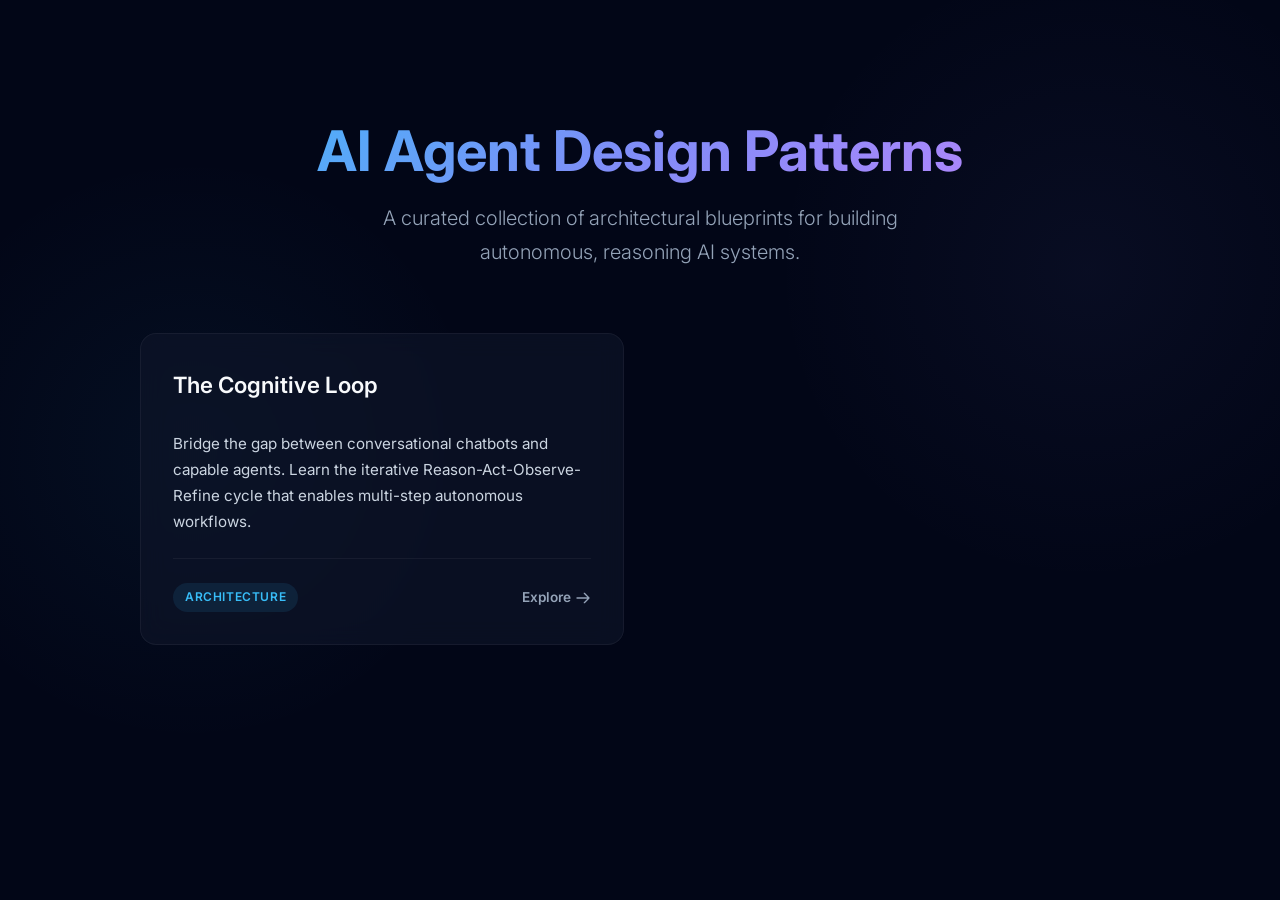
<file: index.html>
<!DOCTYPE html>
<html lang="en">
<head>
    <meta charset="UTF-8">
    <meta name="viewport" content="width=device-width, initial-scale=1.0">
    <title>AI Agent Design Patterns</title>
    <link rel="preconnect" href="https://fonts.googleapis.com">
    <link rel="preconnect" href="https://fonts.gstatic.com" crossorigin>
    <link href="https://fonts.googleapis.com/css2?family=Inter:wght@300;400;600;700&display=swap" rel="stylesheet">
    <style>
        :root {
            --bg-color: #020617; /* Very dark slate */
            --text-color: #cbd5e1;
            --heading-color: #f8fafc;
            --accent-color: #38bdf8; /* Light blue */
            --accent-glow: rgba(56, 189, 248, 0.2);
            --card-bg: rgba(15, 23, 42, 0.6);
            --border-color: rgba(255, 255, 255, 0.05);
        }

        body {
            font-family: 'Inter', sans-serif;
            background-color: var(--bg-color);
            background-image: 
                radial-gradient(circle at 15% 50%, rgba(56, 189, 248, 0.05), transparent 25%),
                radial-gradient(circle at 85% 30%, rgba(129, 140, 248, 0.05), transparent 25%);
            color: var(--text-color);
            line-height: 1.7;
            margin: 0;
            padding: 0;
            display: flex;
            justify-content: center;
            min-height: 100vh;
        }

        .container {
            max-width: 1000px;
            width: 100%;
            padding: 5rem 2rem;
        }

        header {
            text-align: center;
            margin-bottom: 4rem;
        }

        h1 {
            color: var(--heading-color);
            font-size: 3.5rem;
            margin-bottom: 1rem;
            line-height: 1.2;
            background: linear-gradient(135deg, #38bdf8, #818cf8, #c084fc);
            -webkit-background-clip: text;
            -webkit-text-fill-color: transparent;
            font-weight: 700;
        }

        .lead {
            font-size: 1.25rem;
            color: #94a3b8;
            font-weight: 300;
            max-width: 600px;
            margin: 0 auto;
        }

        .patterns-grid {
            display: grid;
            grid-template-columns: repeat(auto-fill, minmax(320px, 1fr));
            gap: 2rem;
        }

        .pattern-card {
            background: var(--card-bg);
            backdrop-filter: blur(12px);
            -webkit-backdrop-filter: blur(12px);
            border: 1px solid var(--border-color);
            border-radius: 16px;
            padding: 2rem;
            text-decoration: none;
            display: flex;
            flex-direction: column;
            transition: all 0.3s ease;
            position: relative;
            overflow: hidden;
        }

        .pattern-card::before {
            content: '';
            position: absolute;
            top: 0;
            left: 0;
            width: 100%;
            height: 4px;
            background: linear-gradient(to right, #38bdf8, #818cf8);
            opacity: 0;
            transition: opacity 0.3s ease;
        }

        .pattern-card:hover {
            transform: translateY(-5px);
            box-shadow: 0 15px 35px rgba(0, 0, 0, 0.2), 0 0 20px var(--accent-glow);
            border-color: rgba(56, 189, 248, 0.2);
        }

        .pattern-card:hover::before {
            opacity: 1;
        }

        .pattern-title {
            color: var(--heading-color);
            font-size: 1.4rem;
            font-weight: 600;
            margin-top: 0;
            margin-bottom: 0.75rem;
            transition: color 0.2s ease;
        }

        .pattern-card:hover .pattern-title {
            color: var(--accent-color);
        }

        .pattern-desc {
            color: #cbd5e1;
            font-size: 0.95rem;
            margin-bottom: 1.5rem;
            flex-grow: 1;
        }

        .pattern-meta {
            display: flex;
            align-items: center;
            justify-content: space-between;
            margin-top: auto;
            padding-top: 1.5rem;
            border-top: 1px solid var(--border-color);
        }

        .tag {
            background: rgba(56, 189, 248, 0.1);
            color: var(--accent-color);
            padding: 0.25rem 0.75rem;
            border-radius: 9999px;
            font-size: 0.75rem;
            font-weight: 600;
            text-transform: uppercase;
            letter-spacing: 0.05em;
        }

        .read-more {
            color: #94a3b8;
            font-size: 0.85rem;
            font-weight: 600;
            display: flex;
            align-items: center;
            gap: 0.25rem;
            transition: color 0.2s ease;
        }

        .pattern-card:hover .read-more {
            color: var(--heading-color);
        }

        .read-more svg {
            width: 16px;
            height: 16px;
            transition: transform 0.2s ease;
        }

        .pattern-card:hover .read-more svg {
            transform: translateX(4px);
        }

        .empty-state {
            grid-column: 1 / -1;
            text-align: center;
            padding: 4rem 2rem;
            background: rgba(255, 255, 255, 0.02);
            border: 1px dashed var(--border-color);
            border-radius: 16px;
            color: #94a3b8;
        }
    </style>
</head>
<body>
    <div class="container">
        <header>
            <h1>AI Agent Design Patterns</h1>
            <p class="lead">A curated collection of architectural blueprints for building autonomous, reasoning AI systems.</p>
        </header>

        <main>
            <div class="patterns-grid">
                
                <!-- Cognitive Loop Pattern -->
                <a href="cognitive_loop.html" class="pattern-card">
                    <h2 class="pattern-title">The Cognitive Loop</h2>
                    <p class="pattern-desc">Bridge the gap between conversational chatbots and capable agents. Learn the iterative Reason-Act-Observe-Refine cycle that enables multi-step autonomous workflows.</p>
                    <div class="pattern-meta">
                        <span class="tag">Architecture</span>
                        <span class="read-more">
                            Explore
                            <svg fill="none" stroke="currentColor" viewBox="0 0 24 24" xmlns="http://www.w3.org/2000/svg"><path stroke-linecap="round" stroke-linejoin="round" stroke-width="2" d="M14 5l7 7m0 0l-7 7m7-7H3"></path></svg>
                        </span>
                    </div>
                </a>

                <!-- Future patterns can be added here -->
                
            </div>
        </main>
    </div>
</body>
</html>
</file>
